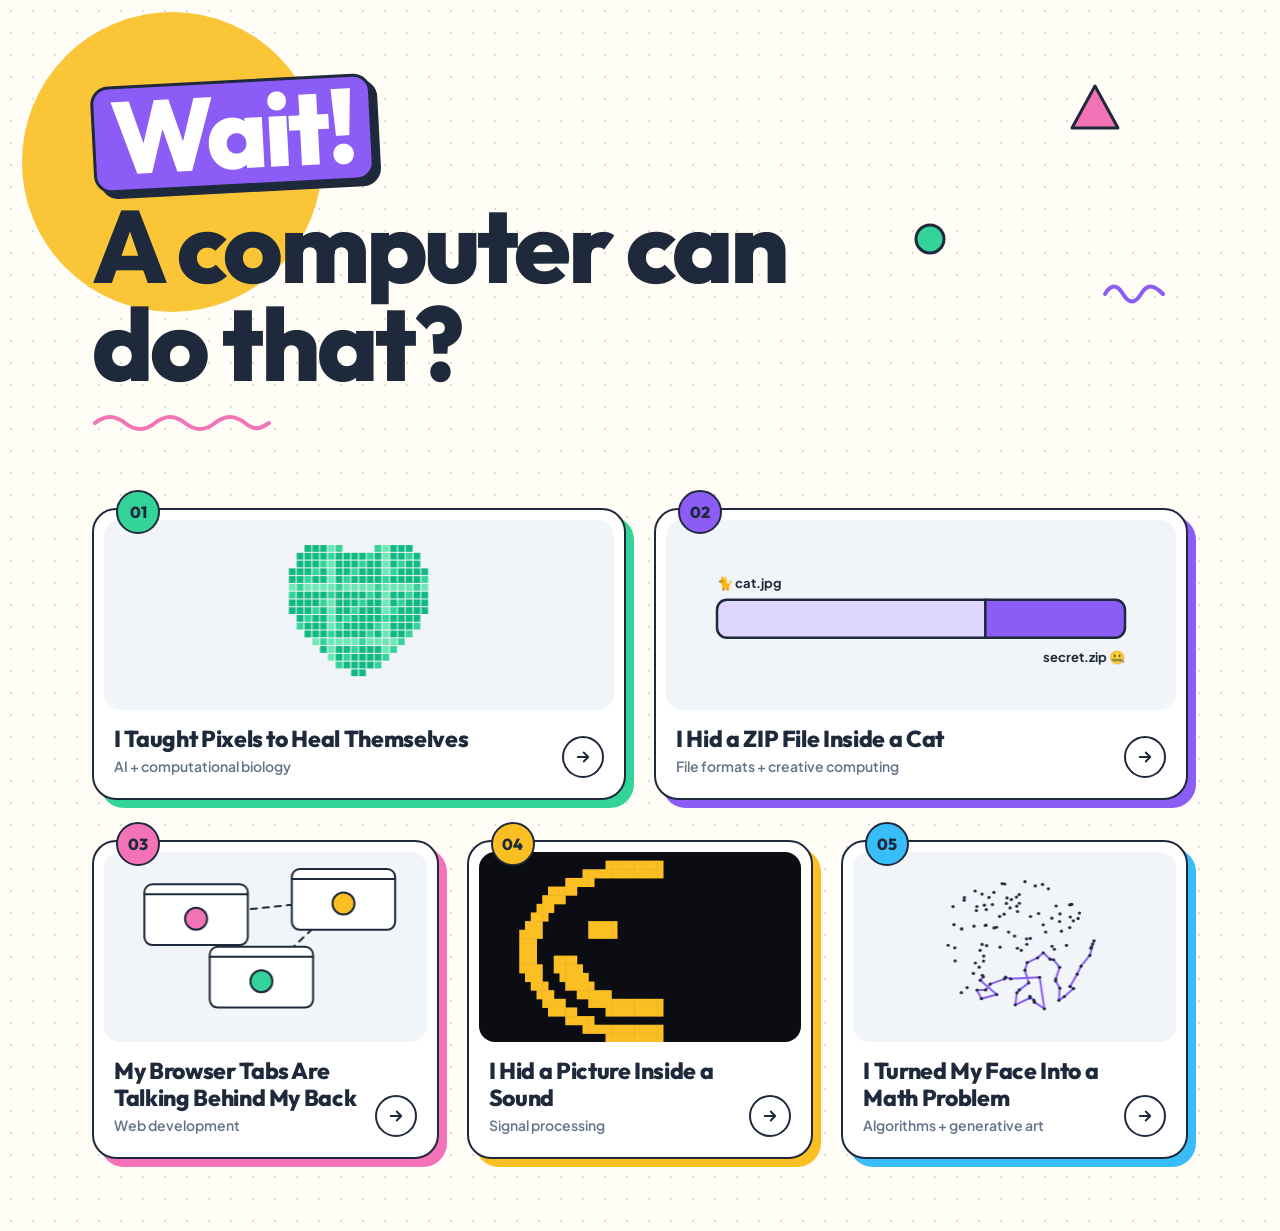
<file: index.html>
<!doctype html>
<html lang="en">
<head>
<meta charset="utf-8">
<meta name="viewport" content="width=device-width, initial-scale=1">
<title>Wait! A computer can do that?</title>
<script src="shared/guest.js?v=2"></script>
<link rel="stylesheet" href="shared/style.css?v=9">
<link rel="icon" href="data:image/svg+xml,<svg xmlns='http://www.w3.org/2000/svg' viewBox='0 0 32 32'><circle cx='16' cy='16' r='14' fill='%238B5CF6' stroke='%231E293B' stroke-width='2.5'/><text x='16' y='22' font-size='16' text-anchor='middle' fill='white' font-family='Arial' font-weight='900'>?!</text></svg>">
<style>
  body { overflow: auto; }
  .wrap { position: relative; max-width: 1152px; margin: 0 auto; padding: 72px 28px 72px; }

  /* hero */
  .hero { position: relative; padding: 8px 0 12px; }
  .sun { position: absolute; left: -70px; top: -60px; width: 300px; height: 300px; border-radius: 50%; background: var(--amber); opacity: .9; z-index: -1; }
  .confetti { position: absolute; z-index: -1; pointer-events: none; }
  h1 { font: 800 clamp(48px, 8vw, 104px)/.95 var(--display); letter-spacing: -.035em; margin: 0; max-width: 11ch; }
  h1 .wait {
    display: inline-block; background: var(--violet); color: var(--white); padding: 0 .16em .04em; border-radius: 18px;
    border: 3px solid var(--ink); box-shadow: 6px 6px 0 var(--ink); transform: rotate(-3deg); margin-bottom: 10px;
  }
  .squiggle { display: block; margin-top: 22px; width: 180px; height: 18px; }

  /* sessions */
  .grid { display: grid; grid-template-columns: repeat(6, 1fr); gap: 40px 28px; margin-top: 64px; }
  .s { grid-column: span 2; }
  .s.big { grid-column: span 3; }
  .s {
    --a: var(--violet);
    position: relative; display: flex; flex-direction: column; text-decoration: none;
    background: var(--white); border: var(--bw) solid var(--ink); border-radius: var(--r-lg);
    box-shadow: 8px 8px 0 var(--a);
    transition: transform .35s var(--bounce), box-shadow .35s var(--bounce);
  }
  .s:hover { transform: rotate(-1deg) scale(1.02); box-shadow: 10px 10px 0 var(--a); }
  .s:active { transform: scale(.99); box-shadow: 4px 4px 0 var(--a); }
  .badge {
    position: absolute; top: -20px; left: 22px; z-index: 2; width: 44px; height: 44px; border-radius: 50%;
    display: grid; place-items: center; background: var(--a); border: var(--bw) solid var(--ink);
    font: 800 16px var(--display);
  }
  .s:hover .badge { animation: wiggle .5s ease-in-out; }
  @keyframes wiggle { 25% { transform: rotate(8deg); } 75% { transform: rotate(-8deg); } }
  .art { position: relative; height: 190px; margin: 10px 10px 0; border-radius: 16px; background: var(--muted); overflow: hidden; }
  .art canvas { position: absolute; inset: 0; width: 100%; height: 100%; }
  .body { display: flex; align-items: end; gap: 12px; padding: 16px 20px 20px; }
  .body > div { flex: 1; min-width: 0; }
  .s h2 { margin: 0 0 4px; font-size: 23px; font-weight: 800; letter-spacing: -.015em; line-height: 1.15; }
  .field { color: var(--ink-3); font-size: 14px; font-weight: 600; }
  .go {
    width: 42px; height: 42px; flex: none; border-radius: 50%; display: grid; place-items: center;
    border: var(--bw) solid var(--ink); transition: background .25s, transform .35s var(--bounce);
  }
  .go svg { width: 18px; height: 18px; }
  .s:hover .go { background: var(--a); transform: translateX(3px); }

  @media (max-width: 900px) {
    .wrap { padding-top: 48px; }
    .grid { margin-top: 48px; }
    .s, .s.big { grid-column: span 6; }
    .sun { width: 200px; height: 200px; left: -60px; top: -50px; }
    .confetti { display: none; }
    .s { box-shadow: 5px 5px 0 var(--a); }
  }
</style>
</head>
<body class="dots">
<div class="wrap">
  <header class="hero">
    <div class="sun" aria-hidden="true"></div>
    <!-- a few confetti shapes, kept to the margins -->
    <svg class="confetti" style="right:6%;top:10px" width="54" height="54" viewBox="0 0 54 54" aria-hidden="true"><path d="M27 4 50 46H4z" fill="#F472B6" stroke="#1E293B" stroke-width="3" stroke-linejoin="round"/></svg>
    <svg class="confetti" style="right:22%;top:150px" width="34" height="34" viewBox="0 0 34 34" aria-hidden="true"><circle cx="17" cy="17" r="14" fill="#34D399" stroke="#1E293B" stroke-width="3"/></svg>
    <svg class="confetti" style="right:2%;top:210px" width="64" height="24" viewBox="0 0 64 24" aria-hidden="true"><path d="M3 12c6-10 12-10 18 0s12 10 18 0 12-10 22 0" fill="none" stroke="#8B5CF6" stroke-width="4" stroke-linecap="round"/></svg>

    <h1><span class="wait">Wait!</span><br>A computer can do that?</h1>
    <svg class="squiggle" viewBox="0 0 180 18" aria-hidden="true"><path d="M3 9c10-8 20-8 30 0s20 8 30 0 20-8 30 0 20 8 30 0 20-8 30 0 15 6 24 0" fill="none" stroke="#F472B6" stroke-width="4" stroke-linecap="round"/></svg>
  </header>

  <main class="grid">
    <a class="s big" href="01-healing-pixels/" style="--a:var(--mint)">
      <span class="badge">01</span>
      <div class="art"><canvas data-art="nca"></canvas></div>
      <div class="body"><div><h2>I Taught Pixels to Heal Themselves</h2><div class="field">AI + computational biology</div></div><span class="go"><svg viewBox="0 0 24 24" fill="none" stroke="currentColor" stroke-width="2.5" stroke-linecap="round" stroke-linejoin="round"><path d="M5 12h14M13 6l6 6-6 6"/></svg></span></div>
    </a>
    <a class="s big" href="02-zip-in-a-cat/" style="--a:var(--violet)">
      <span class="badge">02</span>
      <div class="art"><canvas data-art="zip"></canvas></div>
      <div class="body"><div><h2>I Hid a ZIP File Inside a Cat</h2><div class="field">File formats + creative computing</div></div><span class="go"><svg viewBox="0 0 24 24" fill="none" stroke="currentColor" stroke-width="2.5" stroke-linecap="round" stroke-linejoin="round"><path d="M5 12h14M13 6l6 6-6 6"/></svg></span></div>
    </a>
    <a class="s" href="03-talking-tabs/" style="--a:var(--pink)">
      <span class="badge">03</span>
      <div class="art"><canvas data-art="tabs"></canvas></div>
      <div class="body"><div><h2>My Browser Tabs Are Talking Behind My Back</h2><div class="field">Web development</div></div><span class="go"><svg viewBox="0 0 24 24" fill="none" stroke="currentColor" stroke-width="2.5" stroke-linecap="round" stroke-linejoin="round"><path d="M5 12h14M13 6l6 6-6 6"/></svg></span></div>
    </a>
    <a class="s" href="04-picture-in-sound/" style="--a:var(--amber)">
      <span class="badge">04</span>
      <div class="art"><canvas data-art="sound"></canvas></div>
      <div class="body"><div><h2>I Hid a Picture Inside a Sound</h2><div class="field">Signal processing</div></div><span class="go"><svg viewBox="0 0 24 24" fill="none" stroke="currentColor" stroke-width="2.5" stroke-linecap="round" stroke-linejoin="round"><path d="M5 12h14M13 6l6 6-6 6"/></svg></span></div>
    </a>
    <a class="s" href="05-face-into-math/" style="--a:#38BDF8">
      <span class="badge">05</span>
      <div class="art"><canvas data-art="tsp"></canvas></div>
      <div class="body"><div><h2>I Turned My Face Into a Math Problem</h2><div class="field">Algorithms + generative art</div></div><span class="go"><svg viewBox="0 0 24 24" fill="none" stroke="currentColor" stroke-width="2.5" stroke-linecap="round" stroke-linejoin="round"><path d="M5 12h14M13 6l6 6-6 6"/></svg></span></div>
    </a>
  </main>

</div>

<script>
// Small animated thumbnails in the same palette.
const INK = "#1E293B", V = "#8B5CF6", PK = "#F472B6", AM = "#FBBF24", MT = "#34D399";
const arts = [...document.querySelectorAll("canvas[data-art]")];
const reduce = matchMedia("(prefers-reduced-motion: reduce)").matches;
let D = 1;
function fit() { arts.forEach((cv) => { const r = cv.getBoundingClientRect(); D = Math.min(2, devicePixelRatio); cv.width = r.width * D; cv.height = r.height * D; }); }
fit(); addEventListener("resize", fit);

const rnd = (() => { let s = 7; return () => ((s = (s * 16807) % 2147483647) / 2147483647); })();
const pts = Array.from({ length: 120 }, () => { const a = rnd() * Math.PI * 2, r = Math.sqrt(rnd()); return [Math.cos(a) * r, Math.sin(a) * r * 0.85]; });
const tour = [0]; { const used = new Set([0]); while (tour.length < pts.length) { const p = pts[tour.at(-1)]; let b = -1, bd = 1e9; pts.forEach((q, i) => { if (used.has(i)) return; const d = (p[0]-q[0])**2 + (p[1]-q[1])**2; if (d < bd) { bd = d; b = i; } }); used.add(b); tour.push(b); } }
// smiley bitmap for the sound card
const smile = (u, v) => Math.abs(Math.hypot(u, v) - 0.3) < 0.045 && v > 0.04 || Math.hypot(u + 0.15, v + 0.12) < 0.06 || Math.hypot(u - 0.15, v + 0.12) < 0.06 || Math.abs(Math.hypot(u, v) - 0.44) < 0.035;

function draw(t) {
  for (const cv of arts) {
    const c = cv.getContext("2d"), W = cv.width, H = cv.height, k = cv.dataset.art;
    c.clearRect(0, 0, W, H);
    c.lineJoin = c.lineCap = "round";
    if (k === "nca") {
      const n = 22, s = Math.min(W, H) / n * 0.9, ox = W / 2 - n * s / 2, oy = H / 2 - n * s / 2;
      const ph = (t / 4500) % 1, grow = Math.min(1, ph * 2.4), hole = ph > 0.55 && ph < 0.72;
      for (let y = 0; y < n; y++) for (let x = 0; x < n; x++) {
        const u = (x - n / 2 + .5) / 8, v = -(y - n / 2 + .5) / 8 + 0.1;
        const heart = Math.pow(u * u + v * v - 1, 3) - u * u * v * v * v < 0;
        if (!heart || Math.hypot(u, v) > grow * 1.6) continue;
        if (hole && Math.hypot(u - 0.5, v - 0.15) < 0.5) continue;
        c.fillStyle = (x + y) % 5 === 0 ? MT : (x * y) % 7 === 0 ? "#6EE7B7" : "#10B981";
        c.fillRect(ox + x * s, oy + y * s, s - D, s - D);
      }
    } else if (k === "zip") {
      const bw = W * 0.8, x0 = W * 0.1, y0 = H * 0.42, bh = H * 0.2, split = 0.62 + 0.04 * Math.sin(t / 900);
      c.lineWidth = 2.5 * D; c.strokeStyle = INK;
      c.fillStyle = "#DDD6FE"; c.beginPath(); c.roundRect(x0, y0, bw * split, bh, [10 * D, 0, 0, 10 * D]); c.fill(); c.stroke();
      c.fillStyle = V; c.beginPath(); c.roundRect(x0 + bw * split, y0, bw * (1 - split), bh, [0, 10 * D, 10 * D, 0]); c.fill(); c.stroke();
      c.font = `700 ${13 * D}px "Plus Jakarta Sans", sans-serif`; c.fillStyle = INK;
      c.fillText("🐈 cat.jpg", x0, y0 - 12 * D);
      c.textAlign = "right"; c.fillText("secret.zip 🤐", x0 + bw, y0 + bh + 24 * D); c.textAlign = "left";
    } else if (k === "tabs") {
      const ws = [[0.1, 0.16, PK], [0.56, 0.1, AM], [0.32, 0.52, MT]];
      const C = ws.map(([x, y], i) => [W * (x + 0.17) + Math.sin(t / 1300 + i) * 5 * D, H * (y + 0.16) + Math.cos(t / 1600 + i) * 4 * D]);
      c.setLineDash([6 * D, 6 * D]); c.lineDashOffset = -t / 40; c.strokeStyle = INK; c.lineWidth = 2 * D;
      for (let i = 0; i < 3; i++) for (let j = i + 1; j < 3; j++) { c.beginPath(); c.moveTo(...C[i]); c.lineTo(...C[j]); c.stroke(); }
      c.setLineDash([]);
      C.forEach(([x, y], i) => {
        c.fillStyle = "#fff"; c.lineWidth = 2 * D;
        c.beginPath(); c.roundRect(x - W * 0.16, y - H * 0.16, W * 0.32, H * 0.32, 8 * D); c.fill(); c.stroke();
        c.beginPath(); c.moveTo(x - W * 0.16, y - H * 0.16 + 10 * D); c.lineTo(x + W * 0.16, y - H * 0.16 + 10 * D); c.stroke();
        c.fillStyle = ws[i][2]; c.beginPath(); c.arc(x, y + 4 * D, 11 * D, 0, 7); c.fill(); c.stroke();
      });
    } else if (k === "sound") {
      const cols = 56, rows = 22, cw = W / cols, rh = H / rows, sweep = (t / 55) % (cols + 24);
      c.fillStyle = "#0b0d12"; c.fillRect(0, 0, W, H);
      for (let x = 0; x < Math.min(cols, sweep); x++) for (let y = 0; y < rows; y++) {
        const u = (x / cols - 0.5) * 1.6 * (W / H) / 2.2, v = y / rows - 0.5;
        if (!smile(u, v)) continue;
        c.fillStyle = AM; c.fillRect(x * cw, y * rh, cw + 0.5, rh + 0.5);
      }
    } else if (k === "tsp") {
      const s = Math.min(W, H) * 0.42, p = Math.min(1, ((t / 5000) % 1.2));
      c.strokeStyle = V; c.lineWidth = 2 * D; c.beginPath();
      const m = Math.floor(tour.length * p);
      for (let i = 0; i <= m && i < tour.length; i++) { const q = pts[tour[i]]; i ? c.lineTo(W / 2 + q[0] * s, H / 2 + q[1] * s) : c.moveTo(W / 2 + q[0] * s, H / 2 + q[1] * s); }
      c.stroke();
      c.fillStyle = INK;
      pts.forEach((q) => { c.beginPath(); c.arc(W / 2 + q[0] * s, H / 2 + q[1] * s, 1.6 * D, 0, 7); c.fill(); });
    }
  }
  if (!reduce) requestAnimationFrame(draw);
}
requestAnimationFrame(draw);
</script>
</body>
</html>
</file>
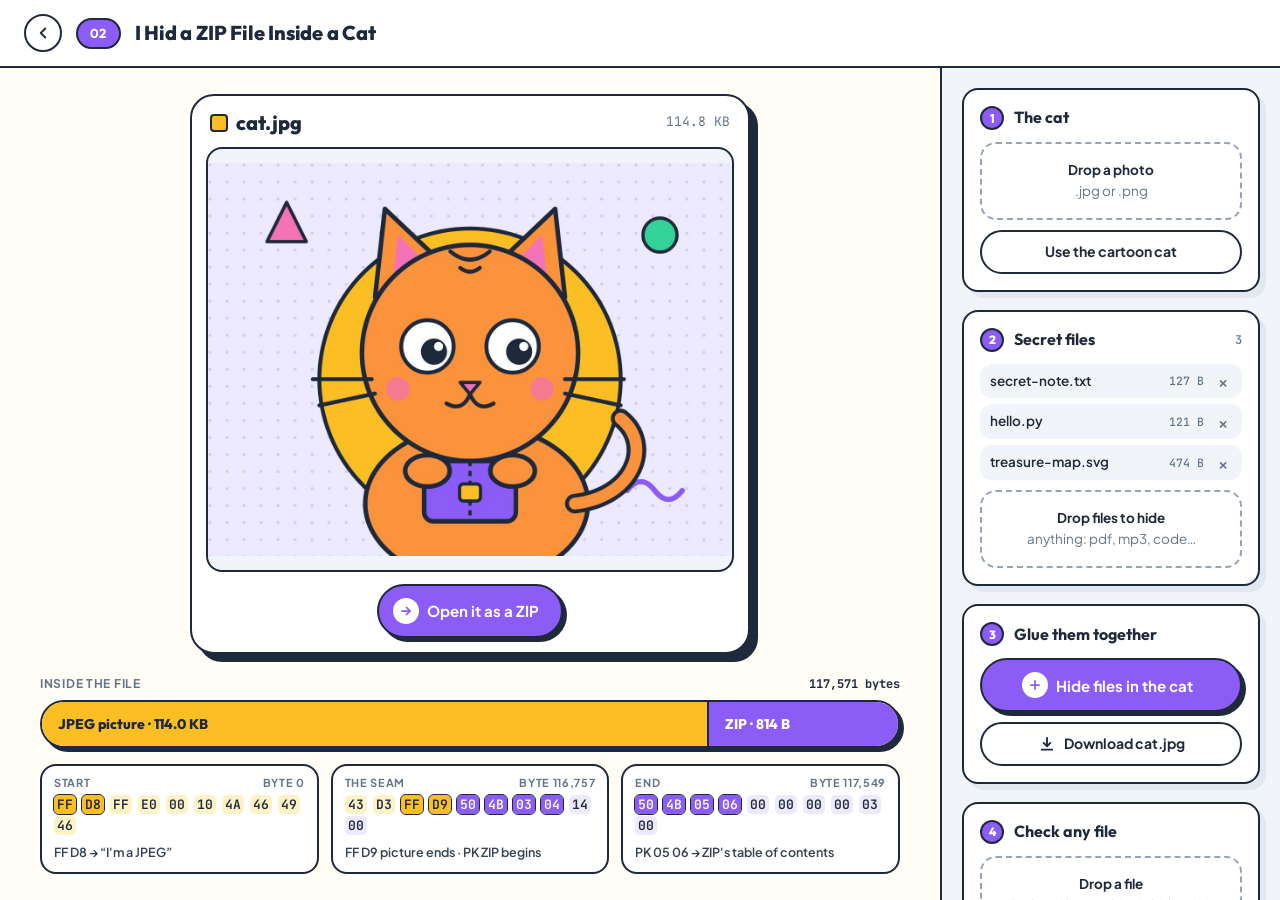
<file: 02-zip-in-a-cat/index.html>
<!doctype html>
<html lang="en">
<head>
<meta charset="utf-8">
<meta name="viewport" content="width=device-width, initial-scale=1">
<title>ZIP Inside a Cat</title>
<script src="../shared/guest.js?v=2"></script>
<link rel="stylesheet" href="../shared/style.css?v=9">
<link rel="stylesheet" href="style.css?v=7">
<link rel="icon" href="data:image/svg+xml,<svg xmlns='http://www.w3.org/2000/svg' viewBox='0 0 32 32'><circle cx='16' cy='18' r='12' fill='%238B5CF6' stroke='%231E293B' stroke-width='2.5'/><path d='M6 12 7 3l7 5M26 12l-1-9-7 5' fill='%238B5CF6' stroke='%231E293B' stroke-width='2.5' stroke-linejoin='round'/></svg>">
</head>
<body>
<div class="app">
  <header class="topbar">
    <a class="brand" href="../" aria-label="All sessions">
      <span class="home"><svg viewBox="0 0 24 24" fill="none" stroke="currentColor" stroke-width="2.5" stroke-linecap="round" stroke-linejoin="round"><path d="M15 18l-6-6 6-6"/></svg></span>
      <span class="session-no">02</span>
      <span class="title">I Hid a ZIP File Inside a Cat</span>
    </a>
    <div class="spacer"></div>
  </header>

  <div class="layout">
    <main class="stage dots" id="stage">
      <div class="duo">
        <!-- the file, seen as a picture -->
        <section class="view" id="imgView">
          <div class="view-head"><span class="fname" id="fname">cat.jpg</span><span class="fsize mono" id="fsize"></span></div>
          <div class="photo"><img id="photo" alt="The cat picture"></div>
          <button class="btn primary lg" id="openZipBtn">
            <span class="ico"><svg viewBox="0 0 24 24" fill="none" stroke="currentColor" stroke-width="3" stroke-linecap="round" stroke-linejoin="round"><path d="M5 12h14M13 6l6 6-6 6"/></svg></span>
            Open it as a ZIP
          </button>
        </section>

        <!-- the same bytes, seen as an archive -->
        <section class="view zip" id="zipView" hidden>
          <div class="view-head"><span class="fname">cat.zip</span><span class="fsize mono" id="zipCount"></span></div>
          <div class="filelist" id="filelist"></div>
          <pre class="peek" id="peek" hidden></pre>
        </section>
      </div>

      <section class="bytes">
        <div class="bytes-head"><span>Inside the file</span><span class="mono" id="byteTotal"></span></div>
        <div class="bar" id="bar">
          <div class="seg-jpg" id="segJpg"><span>JPEG picture</span></div>
          <div class="seg-zip" id="segZip"><span>ZIP</span></div>
        </div>
        <div class="hexrows" id="hexrows"></div>
      </section>
    </main>

    <aside class="side">
      <section class="card">
        <h3><span class="step">1</span>The cat</h3>
        <div class="row">
          <div class="drop grow" id="catDrop"><strong class="on-mouse">Drop a photo</strong><strong class="on-touch">Tap to pick a photo</strong><br>.jpg or .png</div>
        </div>
        <button class="btn block" id="defaultCat" style="margin-top:10px">Use the cartoon cat</button>
      </section>

      <section class="card">
        <h3><span class="step">2</span>Secret files <span class="muted" id="secretCount"></span></h3>
        <div class="secrets" id="secrets"></div>
        <div class="drop" id="secretDrop" style="margin-top:10px"><strong class="on-mouse">Drop files to hide</strong><strong class="on-touch">Tap to pick files to hide</strong><br>anything: pdf, mp3, code…</div>
      </section>

      <section class="card">
        <h3><span class="step">3</span>Glue them together</h3>
        <button class="btn primary block lg" id="glueBtn">
          <span class="ico"><svg viewBox="0 0 24 24" fill="none" stroke="currentColor" stroke-width="3" stroke-linecap="round"><path d="M12 5v14M5 12h14"/></svg></span>
          Hide files in the cat
        </button>
        <button class="btn block" id="dlBtn" style="margin-top:10px" disabled>
          <svg viewBox="0 0 24 24" fill="none" stroke="currentColor" stroke-width="2.5" stroke-linecap="round" stroke-linejoin="round"><path d="M12 4v11m0 0-4.5-4.5M12 15l4.5-4.5M5 19.5h14"/></svg>
          Download cat.jpg
        </button>
      </section>

      <section class="card">
        <h3><span class="step">4</span>Check any file</h3>
        <div class="drop" id="inspectDrop"><strong class="on-mouse">Drop a file</strong><strong class="on-touch">Tap to pick a file</strong><br>find out if something's hiding in it</div>
      </section>
    </aside>
  </div>
</div>


<script type="module" src="app.js?v=2"></script>
</body>
</html>
</file>
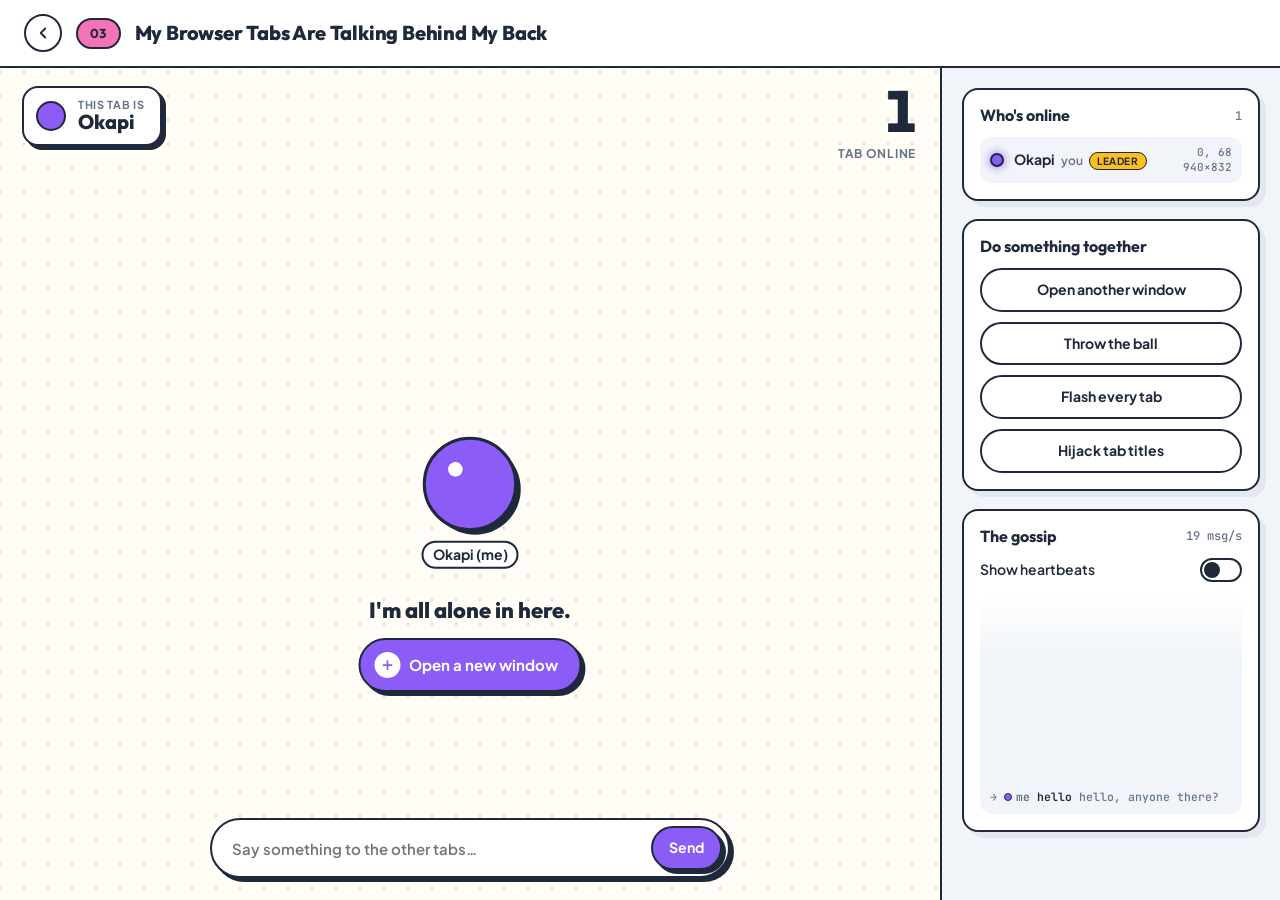
<file: 03-talking-tabs/index.html>
<!doctype html>
<html lang="en">
<head>
<meta charset="utf-8">
<meta name="viewport" content="width=device-width, initial-scale=1">
<title>Talking Tabs</title>
<script src="../shared/guest.js?v=2"></script>
<link rel="stylesheet" href="../shared/style.css?v=9">
<link rel="stylesheet" href="style.css?v=10">
<link rel="icon" id="favicon" href="data:,">
</head>
<body>
<div class="app">
  <header class="topbar">
    <a class="brand" href="../" aria-label="All sessions">
      <span class="home"><svg viewBox="0 0 24 24" fill="none" stroke="currentColor" stroke-width="2.5" stroke-linecap="round" stroke-linejoin="round"><path d="M15 18l-6-6 6-6"/></svg></span>
      <span class="session-no">03</span>
      <span class="title">My Browser Tabs Are Talking Behind My Back</span>
    </a>
    <div class="spacer"></div>
  </header>

  <div class="layout">
    <main class="stage" id="stage">
      <canvas id="cv"></canvas>
      <div class="me-badge" id="meBadge"><span class="sw"></span><span><small>this tab is</small><b id="meName">…</b></span></div>
      <div class="count" id="count"><b>1</b><span>tab online</span></div>
      <div class="empty-hint" id="emptyHint">
        <div class="eh-title">I'm all alone in here.</div>
        <button class="btn primary lg" id="spawnHero"><span class="ico"><svg viewBox="0 0 24 24" fill="none" stroke="currentColor" stroke-width="3" stroke-linecap="round"><path d="M12 5v14M5 12h14"/></svg></span><span class="on-mouse">Open a new window</span><span class="on-touch">Open a new tab</span></button>
      </div>
      <form class="chatbar" id="chatForm" autocomplete="off">
        <input type="text" id="chatIn" placeholder="Say something to the other tabs…" maxlength="80">
        <button class="btn primary" type="submit">Send</button>
      </form>
    </main>

    <aside class="side">
      <section class="card">
        <h3>Who's online <span class="muted" id="rosterCount"></span></h3>
        <div class="roster" id="roster"></div>
      </section>

      <section class="card">
        <h3>Do something together</h3>
        <div class="stack">
          <button class="btn block" id="spawnBtn"><span class="on-mouse">Open another window</span><span class="on-touch">Open another tab</span></button>
          <button class="btn block" id="ballBtn">Throw the ball</button>
          <button class="btn block" id="flashBtn">Flash every tab</button>
          <button class="btn block" id="titleBtn">Hijack tab titles</button>
        </div>
      </section>

      <section class="card">
        <h3>The gossip <span class="muted" id="rate">0 msg/s</span></h3>
        <label class="toggle">Show heartbeats <input type="checkbox" id="showHb"></label>
        <div class="log" id="log"></div>
      </section>
    </aside>
  </div>
</div>


<script type="module" src="app.js?v=6"></script>
</body>
</html>
</file>
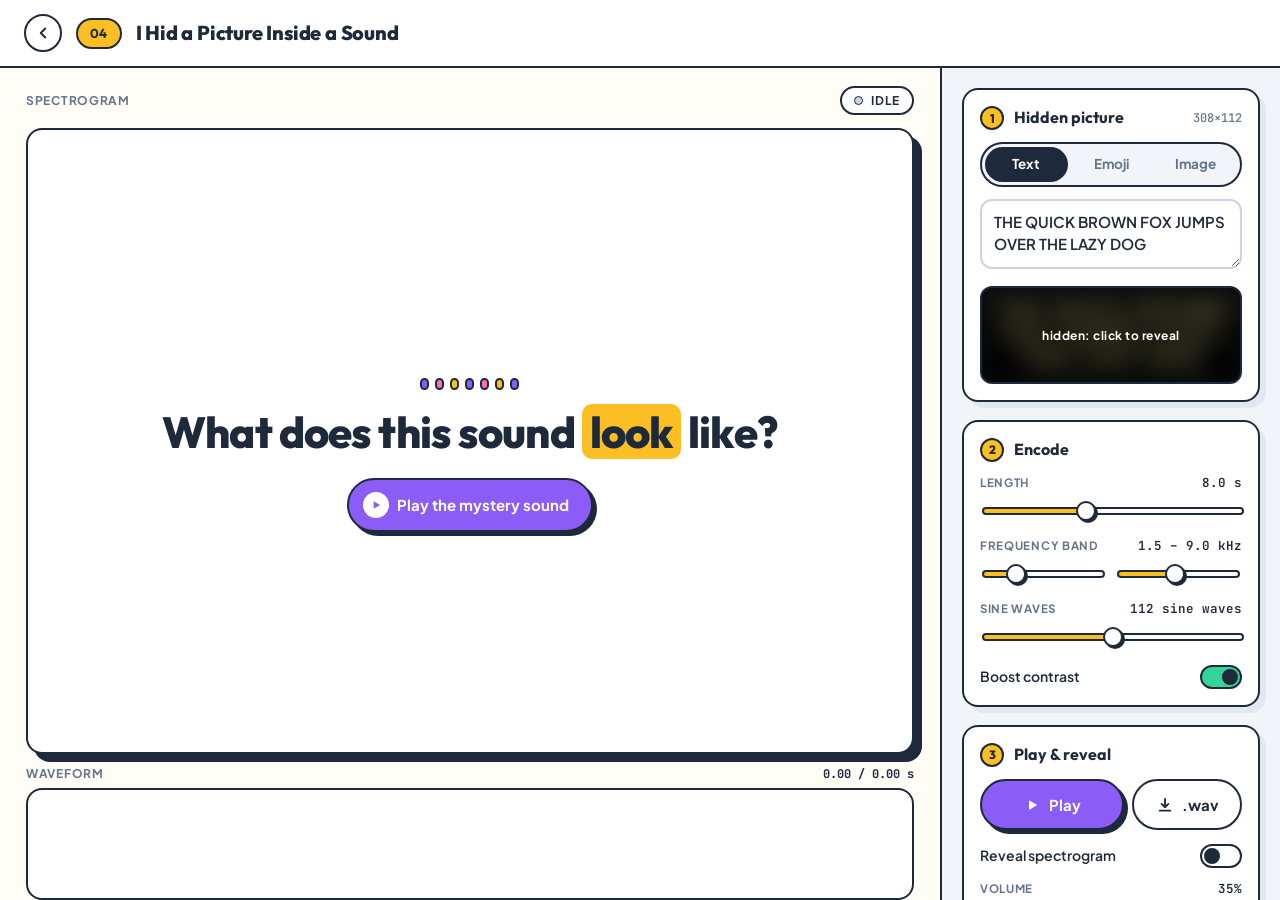
<file: 04-picture-in-sound/index.html>
<!doctype html>
<html lang="en">
<head>
<meta charset="utf-8">
<meta name="viewport" content="width=device-width, initial-scale=1">
<title>Picture Inside a Sound</title>
<script src="../shared/guest.js?v=2"></script>
<link rel="stylesheet" href="../shared/style.css?v=9">
<link rel="stylesheet" href="style.css?v=7">
<link rel="icon" href="data:image/svg+xml,<svg xmlns='http://www.w3.org/2000/svg' viewBox='0 0 32 32'><circle cx='16' cy='16' r='14' fill='%23FBBF24' stroke='%231E293B' stroke-width='2.5'/><path d='M7 16h3l2-5 3 10 3-12 2 7h5' fill='none' stroke='%231E293B' stroke-width='2.5' stroke-linecap='round' stroke-linejoin='round'/></svg>">
</head>
<body>
<div class="app">
  <header class="topbar">
    <a class="brand" href="../" aria-label="All sessions">
      <span class="home"><svg viewBox="0 0 24 24" fill="none" stroke="currentColor" stroke-width="2.5" stroke-linecap="round" stroke-linejoin="round"><path d="M15 18l-6-6 6-6"/></svg></span>
      <span class="session-no">04</span>
      <span class="title">I Hid a Picture Inside a Sound</span>
    </a>
    <div class="spacer"></div>
  </header>

  <div class="layout">
    <main class="stage dots" id="stage">
      <div class="screen-head">
        <span class="stage-label" id="stageLabel">Spectrogram</span>
        <div class="live-pill" id="livePill"><span class="dot"></span><span id="liveText">idle</span></div>
      </div>

      <div class="spec-wrap" id="specWrap">
        <canvas id="spec"></canvas>
        <canvas id="axes"></canvas>
        <div class="veil" id="veil">
          <div class="veil-inner">
            <div class="veil-eq" aria-hidden="true"><i></i><i></i><i></i><i></i><i></i><i></i><i></i></div>
            <div class="veil-title">What does this sound <em>look</em> like?</div>
            <button class="btn primary lg" id="heroPlay">
              <span class="ico"><svg viewBox="0 0 24 24"><path d="M8 5.5v13l11-6.5z" fill="currentColor"/></svg></span>
              Play the mystery sound
            </button>
          </div>
        </div>
      </div>

      <div class="wave-wrap">
        <div class="wave-head">
          <span>Waveform</span>
          <span class="mono" id="timeReadout">0.00 / 0.00 s</span>
        </div>
        <canvas id="wave"></canvas>
      </div>
    </main>

    <aside class="side">
      <section class="card">
        <h3><span class="step">1</span>Hidden picture <span class="muted" id="srcDims"></span></h3>
        <div class="seg" id="srcSeg">
          <button data-v="text" class="on">Text</button>
          <button data-v="emoji">Emoji</button>
          <button data-v="image">Image</button>
        </div>
        <div class="src-pane" data-pane="text">
          <textarea id="msg" spellcheck="false">THE QUICK BROWN FOX JUMPS OVER THE LAZY DOG</textarea>
        </div>
        <div class="src-pane" data-pane="emoji" hidden>
          <div class="emoji-grid" id="emojiGrid"></div>
        </div>
        <div class="src-pane" data-pane="image" hidden>
          <div class="drop" id="imgDrop"><strong class="on-mouse">Drop a picture</strong><strong class="on-touch">Tap to pick a picture</strong><br><span class="on-mouse">or click to choose</span><span class="on-touch">from your photos</span></div>
        </div>
        <div class="preview spoiler" id="previewWrap">
          <canvas id="preview"></canvas>
          <span class="spoiler-tag"><span class="on-mouse">hidden: click to reveal</span><span class="on-touch">hidden: tap to reveal</span></span>
        </div>
      </section>

      <section class="card">
        <h3><span class="step">2</span>Encode</h3>
        <div class="field">
          <div class="label">Length <output id="durOut"></output></div>
          <input type="range" id="dur" min="3" max="16" step="0.5" value="8">
        </div>
        <div class="field">
          <div class="label">Frequency band <output id="bandOut"></output></div>
          <div class="row">
            <input type="range" id="fLo" min="200" max="6000" step="100" value="1500">
            <input type="range" id="fHi" min="3000" max="16000" step="100" value="9000">
          </div>
        </div>
        <div class="field">
          <div class="label">Sine waves <output id="rowsOut"></output></div>
          <input type="range" id="rows" min="32" max="192" step="8" value="112">
        </div>
        <label class="toggle" style="margin-top:14px">Boost contrast <input type="checkbox" id="gamma" checked></label>
      </section>

      <section class="card">
        <h3><span class="step">3</span>Play &amp; reveal</h3>
        <div class="row">
          <button class="btn primary grow lg" id="playBtn">
            <svg viewBox="0 0 24 24"><path d="M8 5.5v13l11-6.5z" fill="currentColor"/></svg><span>Play</span>
          </button>
          <button class="btn lg" id="dlBtn" title="Download .wav">
            <svg viewBox="0 0 24 24" fill="none" stroke="currentColor" stroke-width="2.5" stroke-linecap="round" stroke-linejoin="round"><path d="M12 4v11m0 0-4.5-4.5M12 15l4.5-4.5M5 19.5h14"/></svg>.wav
          </button>
        </div>
        <label class="toggle" style="margin-top:14px">Reveal spectrogram <input type="checkbox" id="reveal"></label>
        <div class="field" style="margin-top:12px">
          <div class="label">Volume <output id="volOut"></output></div>
          <input type="range" id="vol" min="0" max="1" step="0.01" value="0.35">
        </div>
        <div class="field">
          <div class="label">Contrast floor <output id="floorOut"></output></div>
          <input type="range" id="floor" min="-130" max="-50" step="1" value="-92">
        </div>
        <div class="row" style="margin-top:14px">
          <button class="btn grow" id="instantBtn">Instant reveal</button>
          <button class="btn" id="clearBtn">Clear</button>
        </div>
      </section>

      <section class="card">
        <h3><span class="step">4</span>Decode any sound</h3>
        <button class="btn block" id="micBtn">
          <svg viewBox="0 0 24 24" fill="none" stroke="currentColor" stroke-width="2.5" stroke-linecap="round"><rect x="9" y="3" width="6" height="11" rx="3"/><path d="M5.5 11a6.5 6.5 0 0 0 13 0M12 17.5V21"/></svg>
          <span>Listen via mic</span>
        </button>
        <div class="drop" id="audioDrop" style="margin-top:10px"><strong class="on-mouse">Drop an audio file</strong><strong class="on-touch">Tap to pick an audio file</strong><br>.wav · .mp3 · .ogg</div>
      </section>
    </aside>
  </div>
</div>


<script type="module" src="app.js?v=5"></script>
</body>
</html>
</file>
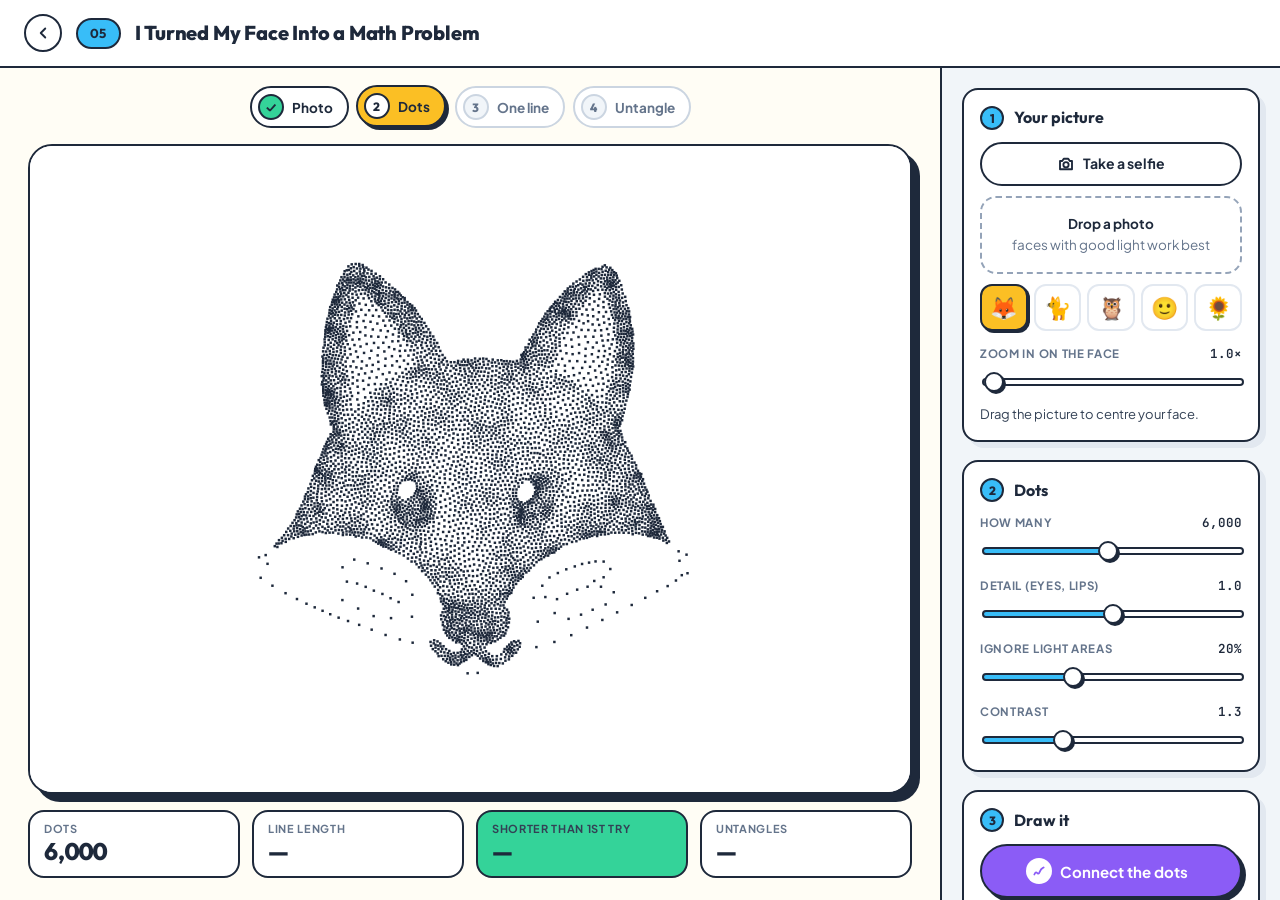
<file: 05-face-into-math/index.html>
<!doctype html>
<html lang="en">
<head>
<meta charset="utf-8">
<meta name="viewport" content="width=device-width, initial-scale=1">
<title>Face Into a Math Problem</title>
<script src="../shared/guest.js?v=2"></script>
<link rel="stylesheet" href="../shared/style.css?v=9">
<link rel="stylesheet" href="style.css?v=4">
<link rel="icon" href="data:image/svg+xml,<svg xmlns='http://www.w3.org/2000/svg' viewBox='0 0 32 32'><circle cx='16' cy='16' r='14' fill='%23fff' stroke='%231E293B' stroke-width='2.5'/><path d='M8 20 12 9l5 9 3-6 4 10' fill='none' stroke='%238B5CF6' stroke-width='2.5' stroke-linecap='round' stroke-linejoin='round'/></svg>">
</head>
<body>
<div class="app">
  <header class="topbar">
    <a class="brand" href="../" aria-label="All sessions">
      <span class="home"><svg viewBox="0 0 24 24" fill="none" stroke="currentColor" stroke-width="2.5" stroke-linecap="round" stroke-linejoin="round"><path d="M15 18l-6-6 6-6"/></svg></span>
      <span class="session-no">05</span>
      <span class="title">I Turned My Face Into a Math Problem</span>
    </a>
    <div class="spacer"></div>
  </header>

  <div class="layout">
    <main class="stage dots" id="stage">
      <ol class="phases" id="phases">
        <li data-p="photo">Photo</li>
        <li data-p="dots">Dots</li>
        <li data-p="path">One line</li>
        <li data-p="opt">Untangle</li>
      </ol>

      <div class="paper" id="paper">
        <canvas id="cv"></canvas>
        <video id="video" playsinline muted hidden></video>
        <div class="cam-ui" id="camUi" hidden>
          <div class="count" id="count"></div>
          <button class="btn primary lg" id="snapBtn">
            <span class="ico"><svg viewBox="0 0 24 24" fill="none" stroke="currentColor" stroke-width="3"><circle cx="12" cy="12" r="6"/></svg></span>Snap
          </button>
        </div>
      </div>

      <!-- phones: everything you need, right under the picture -->
      <div class="quick" id="quick">
        <button class="btn" id="qSelfie">
          <svg viewBox="0 0 24 24" fill="none" stroke="currentColor" stroke-width="2.5" stroke-linecap="round" stroke-linejoin="round"><path d="M4 8h3l2-3h6l2 3h3v11H4z"/><circle cx="12" cy="13" r="3.5"/></svg>
          <span>Selfie</span>
        </button>
        <button class="btn" id="qPhoto">
          <svg viewBox="0 0 24 24" fill="none" stroke="currentColor" stroke-width="2.5" stroke-linecap="round" stroke-linejoin="round"><rect x="3" y="5" width="18" height="14" rx="2"/><circle cx="9" cy="10" r="1.8"/><path d="M21 16l-5-5-9 8"/></svg>
          <span>Photo</span>
        </button>
        <button class="btn primary grow" id="qGo"><span id="qGoText">Connect dots</span></button>
      </div>

      <div class="statbar">
        <div class="st"><span class="k">Dots</span><span class="v" id="sDots">—</span></div>
        <div class="st"><span class="k">Line length</span><span class="v" id="sLen">—</span></div>
        <div class="st hot"><span class="k">Shorter than 1st try</span><span class="v" id="sGain">—</span></div>
        <div class="st"><span class="k">Untangles</span><span class="v" id="sSwaps">—</span></div>
      </div>
    </main>

    <aside class="side">
      <section class="card">
        <h3><span class="step">1</span>Your picture</h3>
        <button class="btn block" id="camBtn">
          <svg viewBox="0 0 24 24" fill="none" stroke="currentColor" stroke-width="2.5" stroke-linecap="round" stroke-linejoin="round"><path d="M4 8h3l2-3h6l2 3h3v11H4z"/><circle cx="12" cy="13" r="3.5"/></svg>
          <span>Take a selfie</span>
        </button>
        <div class="drop" id="imgDrop" style="margin-top:10px"><strong class="on-mouse">Drop a photo</strong><strong class="on-touch">Tap to pick a photo</strong><br>faces with good light work best</div>
        <div class="samples" id="samples"></div>
        <div class="field" style="margin-top:14px">
          <div class="label">Zoom in on the face <output id="zOut"></output></div>
          <input type="range" id="zoom" min="1" max="4" step="0.1" value="1">
        </div>
        <p class="hint" style="margin:8px 0 0"><span class="on-mouse">Drag the picture to centre your face.</span><span class="on-touch">Slide the picture sideways to centre your face.</span></p>
      </section>

      <section class="card">
        <h3><span class="step">2</span>Dots</h3>
        <div class="field">
          <div class="label">How many <output id="nOut"></output></div>
          <input type="range" id="nDots" min="500" max="12000" step="250" value="6000">
        </div>
        <div class="field">
          <div class="label">Detail (eyes, lips) <output id="dOut"></output></div>
          <input type="range" id="detail" min="0" max="2" step="0.1" value="1">
        </div>
        <div class="field">
          <div class="label">Ignore light areas <output id="cOut"></output></div>
          <input type="range" id="cut" min="0" max="0.6" step="0.02" value="0.2">
        </div>
        <div class="field">
          <div class="label">Contrast <output id="gOut"></output></div>
          <input type="range" id="gamma" min="0.6" max="3" step="0.1" value="1.3">
        </div>
      </section>

      <section class="card">
        <h3><span class="step">3</span>Draw it</h3>
        <button class="btn primary block lg" id="solveBtn">
          <span class="ico"><svg viewBox="0 0 24 24" fill="none" stroke="currentColor" stroke-width="3" stroke-linecap="round" stroke-linejoin="round"><path d="M4 18c4-10 6 4 9-4s4-6 7-8"/></svg></span>
          Connect the dots
        </button>
        <label class="toggle" style="margin-top:14px">Show photo <input type="checkbox" id="showPhoto"></label>
        <label class="toggle">Show dots <input type="checkbox" id="showDots" checked></label>
        <div class="row" style="margin-top:14px">
          <button class="btn grow" id="pngBtn">Save PNG</button>
          <button class="btn grow" id="svgBtn">Save SVG</button>
        </div>
      </section>
    </aside>
  </div>
</div>


<script type="module" src="app.js?v=4"></script>
</body>
</html>
</file>
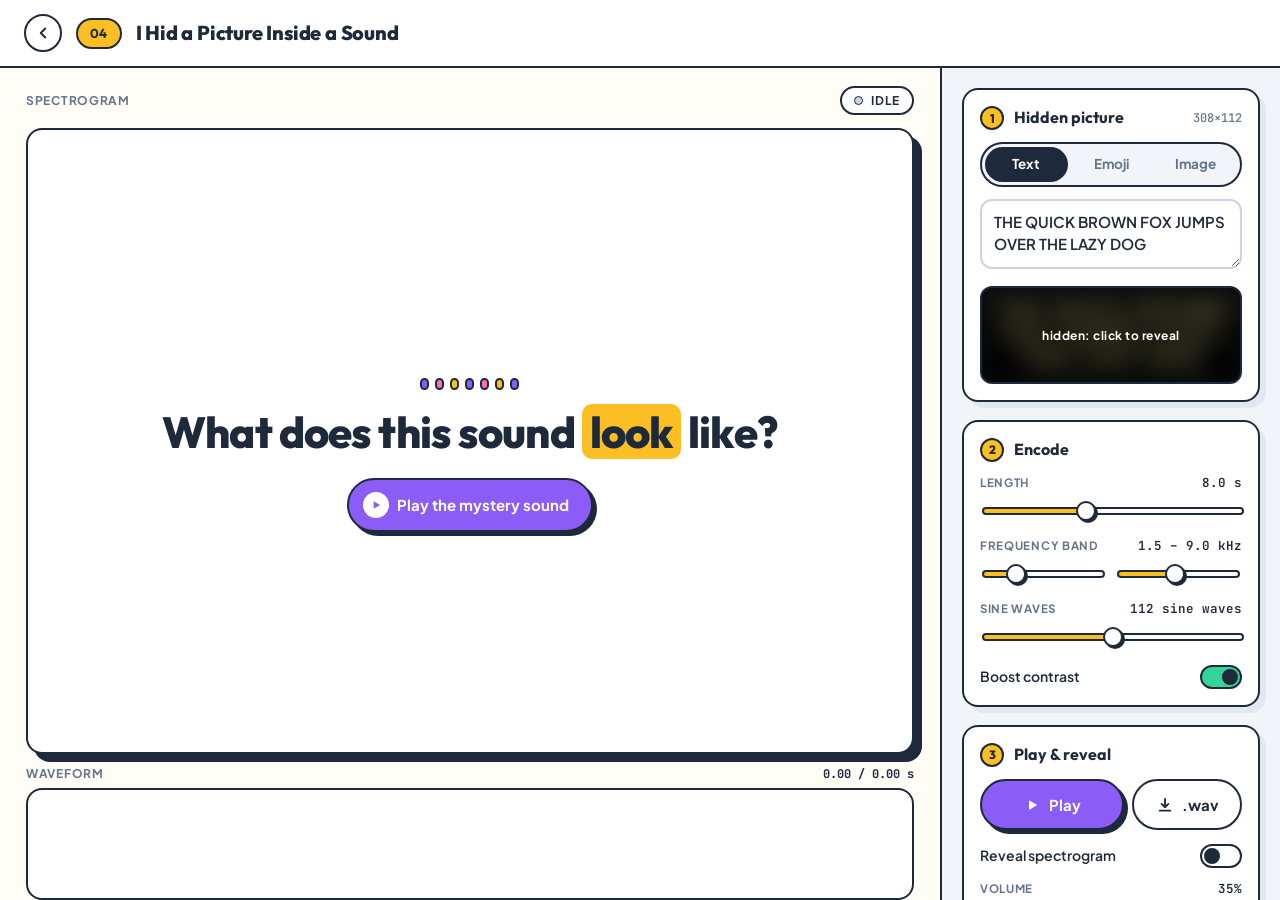
<file: listen/index.html>
<!doctype html>
<html lang="en">
<head>
<meta charset="utf-8">
<meta name="viewport" content="width=device-width, initial-scale=1">
<title>I Hid a Picture Inside a Sound</title>
<script>location.replace("../04-picture-in-sound/?guest=04");</script>
</head>
<body><a href="../04-picture-in-sound/?guest=04">Open the demo</a></body>
</html>
</file>
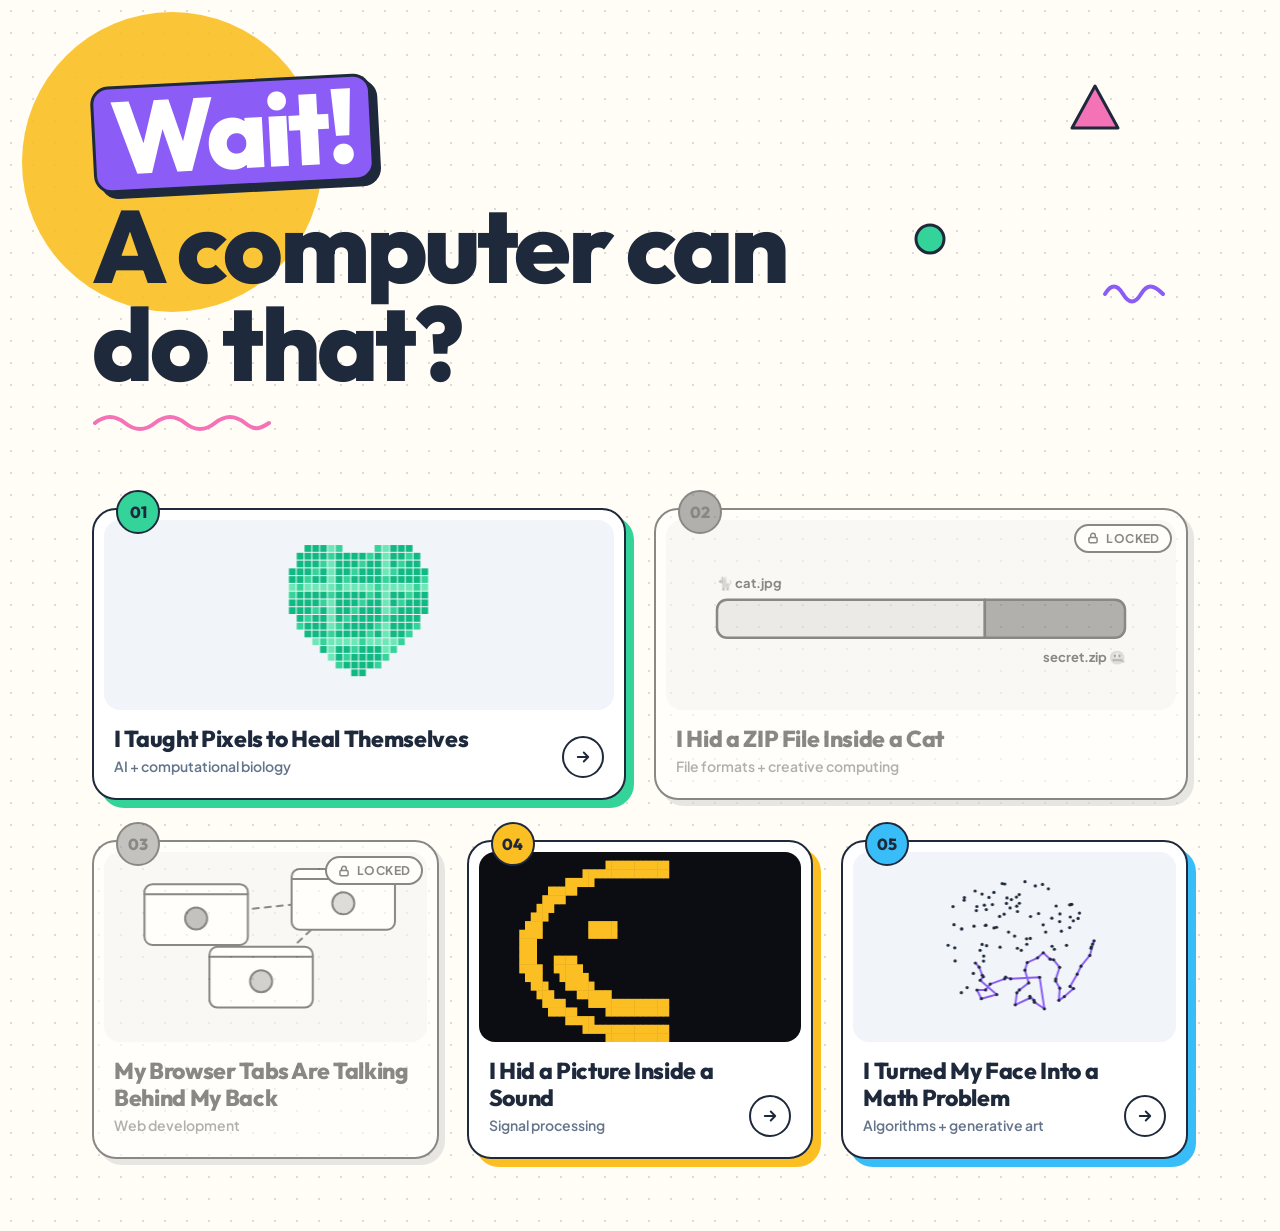
<file: try/index.html>
<!doctype html>
<html lang="en">
<head>
<meta charset="utf-8">
<meta name="viewport" content="width=device-width, initial-scale=1">
<title>Wait! A computer can do that?</title>
<script>location.replace("../?guest=01,04,05");</script>
</head>
<body><a href="../?guest=01,04,05">Open the demos</a></body>
</html>
</file>
<file: shared/style.css>
/* ─────────────────────────────────────────────────────────────
   Wait! A computer can do that? — shared design system
   "Playful Geometric": stable grid, a little wild decoration.
   Chunky outlines + hard shadows on interactive things only.
   ───────────────────────────────────────────────────────────── */
@import url("https://fonts.googleapis.com/css2?family=Outfit:wght@600;700;800&family=Plus+Jakarta+Sans:wght@400;500;600;700&family=JetBrains+Mono:wght@500;600&display=swap");

:root {
  /* palette */
  --cream: #FFFDF5;
  --ink: #1E293B;
  --ink-2: #334155;
  --ink-3: #64748B;
  --ink-4: #94A3B8;
  --muted: #F1F5F9;
  --line: #E2E8F0;
  --line-2: #CBD5E1;
  --white: #FFFFFF;
  --violet: #8B5CF6;
  --pink: #F472B6;
  --amber: #FBBF24;
  --mint: #34D399;

  /* semantic */
  --bg: var(--cream);
  --panel: var(--white);
  --accent: var(--violet);        /* primary actions everywhere */
  --session: var(--violet);       /* each demo overrides this one colour */
  --accent-soft: color-mix(in oklab, var(--session) 14%, white);

  --r-sm: 8px; --r-md: 16px; --r-lg: 24px; --r-full: 9999px;
  --bw: 2px;
  --pop: 4px 4px 0 var(--ink);
  --pop-hover: 6px 6px 0 var(--ink);
  --pop-active: 2px 2px 0 var(--ink);
  --soft-pop: 6px 6px 0 var(--line);
  --bounce: cubic-bezier(.34, 1.56, .64, 1);

  --display: "Outfit", system-ui, sans-serif;
  --sans: "Plus Jakarta Sans", system-ui, sans-serif;
  --mono: "JetBrains Mono", Consolas, ui-monospace, monospace;
  color-scheme: light;
}

* { box-sizing: border-box; }
html, body { margin: 0; height: 100%; }
body {
  background: var(--bg);
  color: var(--ink);
  font: 400 15px/1.55 var(--sans);
  -webkit-font-smoothing: antialiased;
  overflow: hidden;
}
::selection { background: var(--amber); color: var(--ink); }
a { color: inherit; }
button, input, select, textarea { font: inherit; color: inherit; }
canvas { display: block; }
h1, h2, h3, h4 { font-family: var(--display); }

/* Dot-grid paper texture */
.dots {
  background-image: radial-gradient(color-mix(in oklab, var(--ink) 16%, transparent) 1.2px, transparent 1.3px);
  background-size: 22px 22px;
}

/* ── App shell ─────────────────────────────────────────────── */
.app { display: grid; grid-template-rows: auto 1fr; height: 100vh; }
.topbar {
  display: flex; align-items: center; gap: 14px;
  padding: 14px 24px;
  border-bottom: var(--bw) solid var(--ink);
  background: var(--white);
  min-width: 0;
}
.brand { display: flex; align-items: center; gap: 14px; min-width: 0; text-decoration: none; }
.home {
  width: 38px; height: 38px; flex: none; border-radius: 50%; display: grid; place-items: center;
  border: var(--bw) solid var(--ink); background: var(--white); transition: background .2s, transform .3s var(--bounce);
}
.brand:hover .home { background: var(--amber); transform: rotate(-12deg); }
.home svg { width: 18px; height: 18px; }
.session-no {
  font: 700 13px/1 var(--display); letter-spacing: .02em;
  color: var(--ink); background: var(--session); padding: 7px 12px; border-radius: var(--r-full);
  border: var(--bw) solid var(--ink); white-space: nowrap;
}
.title {
  font: 800 20px/1.1 var(--display); letter-spacing: -.01em;
  white-space: nowrap; overflow: hidden; text-overflow: ellipsis;
}
.spacer { flex: 1; }
.top-actions { display: flex; gap: 8px; align-items: center; }

.layout { display: grid; grid-template-columns: 1fr 340px; min-height: 0; }
.stage { position: relative; min-width: 0; min-height: 0; overflow: hidden; background: var(--bg); }
.side {
  border-left: var(--bw) solid var(--ink);
  background: var(--muted);
  overflow-y: auto;
  padding: 20px 20px 32px;
  display: flex; flex-direction: column; gap: 18px;
}
.side::-webkit-scrollbar { width: 10px; }
.side::-webkit-scrollbar-thumb { background: var(--line-2); border-radius: 10px; border: 3px solid var(--muted); }

/* ── Cards & controls ──────────────────────────────────────── */
.card {
  background: var(--panel);
  border: var(--bw) solid var(--ink);
  border-radius: var(--r-md);
  padding: 16px;
  box-shadow: var(--soft-pop);
}
.card h3 {
  margin: 0 0 12px; font: 700 16px/1.2 var(--display);
  display: flex; align-items: center; gap: 10px;
}
.card h3 .muted { margin-left: auto; font: 500 12px var(--mono); }
.step {
  width: 24px; height: 24px; border-radius: 50%; flex: none; display: grid; place-items: center;
  font: 800 12px var(--display); background: var(--session); border: var(--bw) solid var(--ink);
}
.card p { margin: 0 0 10px; color: var(--ink-2); }
.card p:last-child { margin-bottom: 0; }
.row { display: flex; gap: 8px; align-items: center; }
.row + .row { margin-top: 8px; }
.grow { flex: 1; }
.stack { display: flex; flex-direction: column; gap: 10px; }

.btn {
  appearance: none; border: var(--bw) solid var(--ink); background: var(--white);
  color: var(--ink); border-radius: var(--r-full); padding: 9px 16px; min-height: 42px;
  font-weight: 700; font-size: 14px; cursor: pointer; white-space: nowrap;
  display: inline-flex; align-items: center; justify-content: center; gap: 8px;
  transition: background .2s, transform .25s var(--bounce), box-shadow .25s var(--bounce);
}
.btn:hover { background: var(--amber); }
.btn:active { transform: translate(1px, 1px); }
.btn.primary { background: var(--accent); color: var(--white); box-shadow: var(--pop); }
.btn.primary:hover { transform: translate(-2px, -2px); box-shadow: var(--pop-hover); }
.btn.primary:active { transform: translate(2px, 2px); box-shadow: var(--pop-active); }
.btn.ghost { border-color: transparent; background: transparent; }
.btn.ghost:hover { background: var(--muted); border-color: var(--ink); }
.btn.block { width: 100%; }
.btn.lg { min-height: 50px; padding: 12px 22px; font-size: 15px; }
.btn[disabled] { opacity: .45; pointer-events: none; }
.btn svg { width: 18px; height: 18px; flex: none; }
.btn .ico {
  width: 26px; height: 26px; border-radius: 50%; background: var(--white); color: var(--accent);
  display: grid; place-items: center; margin-left: -8px;
}
.btn .ico svg { width: 14px; height: 14px; }
.btn:focus-visible, .seg button:focus-visible, input:focus-visible, textarea:focus-visible, a:focus-visible {
  outline: 3px solid var(--accent); outline-offset: 3px;
}

.seg {
  display: flex; background: var(--muted); border: var(--bw) solid var(--ink);
  border-radius: var(--r-full); padding: 3px; gap: 2px;
}
.seg button {
  flex: 1; appearance: none; border: 0; background: transparent; color: var(--ink-3);
  padding: 7px 10px; border-radius: var(--r-full); cursor: pointer; font-size: 13.5px; font-weight: 700;
  white-space: nowrap; transition: background .2s, color .2s;
}
.seg button:hover { color: var(--ink); }
.seg button.on { background: var(--ink); color: var(--white); }

.field { display: flex; flex-direction: column; gap: 6px; }
.field + .field { margin-top: 12px; }
.label {
  display: flex; justify-content: space-between; align-items: baseline;
  font: 700 11.5px var(--sans); letter-spacing: .06em; text-transform: uppercase; color: var(--ink-3);
}
.label output, .label .val { font: 600 12.5px var(--mono); color: var(--ink); text-transform: none; letter-spacing: 0; }

input[type="range"] { -webkit-appearance: none; appearance: none; width: 100%; height: 24px; background: transparent; cursor: pointer; }
input[type="range"]::-webkit-slider-runnable-track {
  height: 8px; border-radius: 8px; border: var(--bw) solid var(--ink);
  background: linear-gradient(to right, var(--session) var(--p, 50%), var(--white) var(--p, 50%));
}
input[type="range"]::-webkit-slider-thumb {
  -webkit-appearance: none; width: 20px; height: 20px; border-radius: 50%; margin-top: -8px;
  background: var(--white); border: var(--bw) solid var(--ink); box-shadow: 2px 2px 0 var(--ink);
  transition: transform .2s var(--bounce);
}
input[type="range"]:active::-webkit-slider-thumb { transform: scale(1.15); }
input[type="range"]::-moz-range-track { height: 6px; border-radius: 6px; background: var(--white); border: var(--bw) solid var(--ink); }
input[type="range"]::-moz-range-progress { height: 6px; border-radius: 6px; background: var(--session); }
input[type="range"]::-moz-range-thumb { width: 16px; height: 16px; border-radius: 50%; background: var(--white); border: var(--bw) solid var(--ink); }

input[type="text"], textarea {
  width: 100%; background: var(--white); border: var(--bw) solid var(--line-2); border-radius: 12px;
  padding: 10px 12px; color: var(--ink); resize: vertical; transition: border-color .2s, box-shadow .2s;
}
input[type="text"]:focus, textarea:focus { border-color: var(--accent); box-shadow: 4px 4px 0 var(--accent); outline: none; }
textarea { min-height: 70px; line-height: 1.45; font-weight: 600; }

.toggle { display: flex; align-items: center; justify-content: space-between; gap: 10px; cursor: pointer; font-weight: 600; font-size: 14px; }
.toggle input { appearance: none; width: 42px; height: 24px; border-radius: 24px; background: var(--white); border: var(--bw) solid var(--ink); position: relative; cursor: pointer; transition: background .2s; flex: none; margin: 0; }
.toggle input::after { content: ""; position: absolute; top: 2px; left: 2px; width: 16px; height: 16px; border-radius: 50%; background: var(--ink); transition: transform .3s var(--bounce); }
.toggle input:checked { background: var(--mint); }
.toggle input:checked::after { transform: translateX(18px); }
.toggle + .toggle { margin-top: 10px; }

.stats { display: grid; grid-template-columns: 1fr 1fr; gap: 8px; }
.stat { background: var(--muted); border-radius: 12px; padding: 10px 12px; min-width: 0; }
.stat .k { font: 700 10.5px var(--sans); letter-spacing: .08em; text-transform: uppercase; color: var(--ink-3); }
.stat .v { font: 800 20px/1.2 var(--display); margin-top: 4px; font-variant-numeric: tabular-nums; white-space: nowrap; overflow: hidden; text-overflow: ellipsis; }
.stat .v small { font-size: 12px; color: var(--ink-3); font-weight: 600; margin-left: 2px; }
.stat.wide { grid-column: span 2; }

kbd {
  font: 600 11px/1 var(--mono); padding: 3px 6px; border-radius: 6px;
  background: var(--white); border: var(--bw) solid var(--ink); box-shadow: 1px 1px 0 var(--ink); color: var(--ink);
}
.muted { color: var(--ink-3); }
.mono { font-family: var(--mono); }
.hint { font-size: 13px; color: var(--ink-3); }

.drop {
  border: var(--bw) dashed var(--ink-4); border-radius: var(--r-md); padding: 16px;
  text-align: center; color: var(--ink-3); font-size: 13.5px; cursor: pointer;
  transition: border-color .2s, background .2s, color .2s;
}
.drop:hover, .drop.over { border-color: var(--ink); background: var(--accent-soft); color: var(--ink); }
.drop strong { color: var(--ink); font-weight: 700; }

/* ── Presenter notes drawer ────────────────────────────────── */
.notes {
  position: fixed; inset: 0 auto 0 0; width: min(500px, 92vw); z-index: 50;
  background: var(--white); border-right: var(--bw) solid var(--ink);
  padding: 28px 30px 40px; overflow-y: auto;
  transform: translateX(-104%); transition: transform .45s var(--bounce);
  box-shadow: 8px 0 0 var(--ink);
}
.notes.open { transform: none; }
.notes h2 { margin: 6px 0 4px; font-size: 26px; font-weight: 800; letter-spacing: -.01em; line-height: 1.15; }
.notes .kicker { display: inline-block; font: 700 12px var(--display); background: var(--session); border: var(--bw) solid var(--ink); border-radius: var(--r-full); padding: 4px 10px; }
.notes h4 { margin: 24px 0 8px; font-size: 15px; font-weight: 800; }
.notes p, .notes li { color: var(--ink-2); font-size: 15px; line-height: 1.6; }
.notes ol, .notes ul { padding-left: 20px; margin: 0; }
.notes li + li { margin-top: 6px; }
.notes code { font: 600 12.5px var(--mono); background: var(--muted); padding: 2px 6px; border-radius: 6px; }
.notes .close { position: absolute; top: 18px; right: 18px; }
.notes .keys { display: grid; grid-template-columns: auto 1fr; gap: 8px 12px; align-items: center; font-size: 14px; color: var(--ink-2); }
.notes .keys kbd { justify-self: start; }

/* ── Toast ─────────────────────────────────────────────────── */
.toast {
  position: fixed; left: 50%; bottom: 26px; transform: translate(-50%, 20px) scale(.9); opacity: 0;
  background: var(--amber); color: var(--ink); padding: 10px 18px; border-radius: var(--r-full);
  border: var(--bw) solid var(--ink); box-shadow: var(--pop);
  font-weight: 700; font-size: 14px; pointer-events: none; z-index: 60; white-space: nowrap;
  transition: opacity .25s, transform .35s var(--bounce);
}
.toast.show { opacity: 1; transform: translate(-50%, 0) scale(1); }

/* Small label on the stage */
.stage-label {
  position: absolute; left: 24px; top: 18px; z-index: 3; pointer-events: none;
  font: 700 12px var(--sans); letter-spacing: .06em; text-transform: uppercase; color: var(--ink-3);
}

/* Presentation mode: hide the side panel */
body.present .layout { grid-template-columns: 1fr 0; }
body.present .side { display: none; }

@media (max-width: 900px) {
  body { overflow: auto; }
  .app { height: auto; min-height: 100vh; }
  .layout { grid-template-columns: 1fr; }
  .stage { height: 78vh; min-height: 520px; }
  .side { border-left: 0; border-top: var(--bw) solid var(--ink); }
  .card { box-shadow: 2px 2px 0 var(--line); }
  .btn.primary { box-shadow: 2px 2px 0 var(--ink); }
  .top-actions .btn > span { display: none; }
}

@media (prefers-reduced-motion: reduce) {
  *, *::before, *::after { animation: none !important; transition: none !important; }
}

/* ── Guest mode (QR visitors get one session) ──────────────── */
.s.locked { cursor: not-allowed; filter: grayscale(1); opacity: .55; box-shadow: 6px 6px 0 var(--line-2); }
.s.locked:hover { transform: none; box-shadow: 6px 6px 0 var(--line-2); }
.s.locked .go { display: none; }
.lock-tag {
  position: absolute; top: 14px; right: 14px; z-index: 2; display: inline-flex; align-items: center; gap: 6px;
  font: 700 12px var(--sans); letter-spacing: .04em; text-transform: uppercase;
  background: var(--white); border: var(--bw) solid var(--ink); border-radius: var(--r-full); padding: 5px 10px;
}
.lock-tag svg { width: 14px; height: 14px; }
.s.unlocked { animation: nudge 2.4s var(--bounce) infinite; }
@keyframes nudge { 0%, 80%, 100% { transform: none; } 88% { transform: rotate(-1.5deg) scale(1.02); } }
html.guest-locked body > .app { filter: blur(6px); pointer-events: none; }
.lock-screen { position: fixed; inset: 0; z-index: 100; display: grid; place-items: center; padding: 20px; background: rgba(255,253,245,.7); }
.lock-card {
  max-width: 420px; text-align: center; background: var(--white); border: var(--bw) solid var(--ink);
  border-radius: var(--r-lg); box-shadow: 8px 8px 0 var(--ink); padding: 30px 28px 28px;
}
.lock-card h2 { margin: 14px 0 8px; font-size: 26px; font-weight: 800; }
.lock-card p { color: var(--ink-2); margin: 0 0 20px; }
.lock-card a { text-decoration: none; }
.lock-badge { width: 56px; height: 56px; margin: 0 auto; border-radius: 50%; display: grid; place-items: center; background: var(--amber); border: var(--bw) solid var(--ink); }
.lock-badge svg { width: 26px; height: 26px; }

/* ── Words that depend on the device: "click" on a laptop, "tap" on a phone ─ */
.on-touch { display: none; }
@media (pointer: coarse) {
  .on-touch { display: revert; }
  .on-mouse { display: none !important; }
}
</file>
<file: 02-zip-in-a-cat/style.css>
:root { --session: var(--violet); }
.session-no { color: var(--white); }
.step { color: var(--white); }

.stage { display: grid; grid-template-rows: 1fr auto; gap: 22px; padding: 26px 30px 26px; overflow-y: auto; }
.duo { display: flex; justify-content: center; align-items: stretch; min-height: 0; }

.view {
  width: min(560px, 100%); background: var(--white); border: var(--bw) solid var(--ink); border-radius: var(--r-lg);
  box-shadow: 8px 8px 0 var(--ink); padding: 14px; display: flex; flex-direction: column; gap: 12px;
  animation: popin .5s var(--bounce); max-height: 100%; min-height: 0;
}
.view[hidden] { display: none; }
@keyframes popin { from { transform: scale(.85) rotate(-2deg); opacity: 0; } }
.view-head { display: flex; justify-content: space-between; align-items: center; padding: 0 4px; }
.fname { font: 800 20px var(--display); display: flex; align-items: center; gap: 8px; }
.fname::before { content: ""; width: 14px; height: 14px; border-radius: 4px; background: var(--amber); border: var(--bw) solid var(--ink); }
.zip .fname::before { background: var(--violet); }
.fsize { color: var(--ink-3); font-size: 13px; }
.photo { flex: 1 1 auto; min-height: 140px; max-height: 52vh; border-radius: var(--r-md); overflow: hidden; border: var(--bw) solid var(--ink); background: var(--muted); }
.photo img { width: 100%; height: 100%; object-fit: contain; display: block; }
.view .btn.primary { align-self: center; }

.filelist { display: flex; flex-direction: column; gap: 8px; overflow-y: auto; min-height: 0; padding: 2px 8px 8px 2px; }
.file {
  display: grid; grid-template-columns: 40px 1fr auto; gap: 12px; align-items: center; text-align: left;
  padding: 10px 12px; border-radius: var(--r-md); border: var(--bw) solid var(--ink); background: var(--white);
  cursor: pointer; transition: transform .3s var(--bounce), box-shadow .3s var(--bounce), background .2s;
  animation: popin .45s var(--bounce) backwards;
}
.file:hover { transform: translate(-2px, -2px); box-shadow: var(--pop); background: var(--muted); }
.file .fi { width: 40px; height: 40px; border-radius: 50%; display: grid; place-items: center; border: var(--bw) solid var(--ink); font-size: 18px; }
.file b { font-weight: 700; display: block; }
.file small { color: var(--ink-3); font-family: var(--mono); font-size: 12px; }
.file .open { font: 700 12px var(--sans); color: var(--ink-3); }
.peek {
  margin: 0; max-height: 220px; overflow: auto; background: var(--muted); border-radius: var(--r-md);
  padding: 14px 16px; font: 500 13.5px/1.55 var(--mono); white-space: pre-wrap; word-break: break-word;
}
.peek img, .peek audio, .peek video { max-width: 100%; display: block; border-radius: 10px; }
.backbtn { align-self: center; }

/* byte map */
.bytes { width: min(860px, 100%); justify-self: center; }
.bytes-head { display: flex; justify-content: space-between; font: 700 12px var(--sans); letter-spacing: .06em; text-transform: uppercase; color: var(--ink-3); margin-bottom: 8px; }
.bytes-head .mono { text-transform: none; letter-spacing: 0; color: var(--ink); }
.bar { display: flex; height: 48px; border: var(--bw) solid var(--ink); border-radius: var(--r-full); overflow: hidden; background: var(--white); box-shadow: var(--pop); }
.bar > div { display: flex; align-items: center; padding: 0 16px; font: 800 14px var(--display); white-space: nowrap; overflow: hidden; transition: flex-grow .9s var(--bounce); min-width: 0; }
.seg-jpg { background: var(--amber); flex-grow: 1; }
.seg-zip { background: var(--violet); color: var(--white); border-left: var(--bw) solid var(--ink); flex-grow: 0; padding: 0 !important; }
.bar.glued .seg-zip { padding: 0 16px !important; }
.bar.glued .seg-zip { animation: zipin .9s var(--bounce); }
@keyframes zipin { from { filter: brightness(1.6); } }

.hexrows { display: grid; grid-template-columns: repeat(3, 1fr); gap: 12px; margin-top: 16px; }
.hex { background: var(--white); border: var(--bw) solid var(--ink); border-radius: var(--r-md); padding: 10px 12px; min-width: 0; }
.hex .hk { font: 700 11px var(--sans); letter-spacing: .06em; text-transform: uppercase; color: var(--ink-3); margin-bottom: 6px; display: flex; justify-content: space-between; }
.hex code { font: 600 13px/1.6 var(--mono); display: block; word-spacing: -2px; }
.hex code i { font-style: normal; padding: 1px 3px; border-radius: 5px; }
.hex code i.j { background: #FEF3C7; }
.hex code i.z { background: #EDE9FE; }
.hex code i.mark-j { background: var(--amber); outline: 1.5px solid var(--ink); }
.hex code i.mark-z { background: var(--violet); color: var(--white); outline: 1.5px solid var(--ink); }
.hex .ex { margin-top: 6px; font-size: 12.5px; color: var(--ink-2); font-weight: 600; }

.secrets { display: flex; flex-direction: column; gap: 6px; }
.secret { display: flex; align-items: center; gap: 10px; background: var(--muted); border-radius: 12px; padding: 7px 10px; font-weight: 600; font-size: 13.5px; }
.secret span { flex: 1; overflow: hidden; text-overflow: ellipsis; white-space: nowrap; }
.secret small { font: 500 11.5px var(--mono); color: var(--ink-3); }
.secret button { border: 0; background: none; cursor: pointer; color: var(--ink-3); font-size: 16px; line-height: 1; padding: 2px 4px; border-radius: 6px; }
.secret button:hover { background: var(--pink); color: var(--ink); }

@media (max-width: 900px) {
  .stage { height: auto; min-height: 0; }
  .hexrows { grid-template-columns: 1fr; }
  .photo { max-height: 40vh; }
}
</file>
<file: 03-talking-tabs/style.css>
:root { --session: var(--pink); }

#cv { position: absolute; inset: 0; width: 100%; height: 100%; touch-action: none; }
.eh-note { margin: -6px auto 12px; max-width: 26ch; font-size: 14px; color: var(--ink-2); line-height: 1.45; }

.me-badge {
  position: absolute; left: 22px; top: 18px; z-index: 3; display: flex; align-items: center; gap: 12px;
  background: var(--white); border: var(--bw) solid var(--ink); box-shadow: var(--pop);
  border-radius: var(--r-md); padding: 10px 16px 10px 12px;
}
.me-badge .sw { width: 30px; height: 30px; border-radius: 50%; background: var(--me, var(--pink)); border: var(--bw) solid var(--ink); }
.me-badge small { display: block; font: 700 11px var(--sans); letter-spacing: .06em; text-transform: uppercase; color: var(--ink-3); }
.me-badge b { font: 800 20px/1.1 var(--display); }

.count { position: absolute; right: 24px; top: 14px; z-index: 3; text-align: right; }
.count b { display: block; font: 800 58px/1 var(--display); letter-spacing: -.04em; font-variant-numeric: tabular-nums; }
.count span { font: 700 12px var(--sans); letter-spacing: .06em; text-transform: uppercase; color: var(--ink-3); }

.empty-hint {
  position: absolute; left: 50%; top: 50%; transform: translate(-50%, 112px); text-align: center; z-index: 2;
  transition: opacity .3s, transform .4s var(--bounce);
}
.empty-hint.gone { opacity: 0; pointer-events: none; transform: translate(-50%, 130px) scale(.9); }
.eh-title { font: 800 22px var(--display); margin-bottom: 14px; white-space: nowrap; }

.chatbar {
  position: absolute; left: 50%; bottom: 22px; transform: translateX(-50%); z-index: 3;
  display: flex; gap: 8px; width: min(520px, calc(100% - 44px));
  background: var(--white); border: var(--bw) solid var(--ink); box-shadow: var(--pop);
  padding: 6px; border-radius: var(--r-full);
}
.chatbar input { border: 0; background: transparent; padding-left: 14px; font-weight: 600; }
.chatbar input:focus { box-shadow: none; }

.roster { display: flex; flex-direction: column; gap: 6px; }
.peer {
  display: grid; grid-template-columns: 14px 1fr auto; align-items: center; gap: 10px;
  padding: 8px 10px; border-radius: 12px; background: var(--muted);
  animation: pop .45s var(--bounce);
}
.peer .dot { width: 14px; height: 14px; border-radius: 50%; border: var(--bw) solid var(--ink); }
.peer .nm { font-weight: 700; font-size: 14px; }
.peer .nm small { color: var(--ink-3); font-weight: 600; margin-left: 6px; font-size: 12px; }
.peer .pos { font: 500 11px var(--mono); color: var(--ink-3); text-align: right; line-height: 1.35; }
.peer .tag { font: 700 10px var(--sans); letter-spacing: .06em; text-transform: uppercase; padding: 2px 7px; border-radius: 99px; background: var(--amber); border: 1.5px solid var(--ink); margin-left: 6px; }
@keyframes pop { from { transform: scale(.6); opacity: 0; } }

.log {
  margin-top: 12px; height: 220px; overflow: hidden; font: 500 11.5px/1.6 var(--mono);
  background: var(--muted); border-radius: 12px; padding: 8px 10px;
  display: flex; flex-direction: column-reverse; gap: 2px;
  mask-image: linear-gradient(to top, #000 70%, transparent);
}
.log div { white-space: nowrap; overflow: hidden; text-overflow: ellipsis; color: var(--ink-3); animation: slide .25s; }
.log div b { font-weight: 700; }
.log div .ty { color: var(--ink); font-weight: 600; }
@keyframes slide { from { opacity: 0; transform: translateY(6px); } }

body.flash .stage::after {
  content: ""; position: absolute; inset: 0; background: var(--flash, var(--amber)); z-index: 5; animation: flash .7s forwards; pointer-events: none;
}
@keyframes flash { from { opacity: .9; } to { opacity: 0; } }

/* phones: lift the 'all alone' prompt so its button clears the chat bar */
@media (pointer: coarse) {
  .empty-hint { transform: translate(-50%, 92px); }
  .empty-hint.gone { transform: translate(-50%, 110px) scale(.9); }
}
</file>
<file: 04-picture-in-sound/style.css>
:root { --session: var(--amber); }

.stage { display: grid; grid-template-rows: auto 1fr auto; padding: 16px 26px 22px; gap: 12px; }
.screen-head { display: flex; align-items: center; justify-content: space-between; min-height: 32px; }
.screen-head .stage-label { position: static; }

/* The spectrogram is a dark "screen" sticker on the paper */
.spec-wrap {
  position: relative; min-height: 0; border-radius: var(--r-md); overflow: hidden;
  background: #0b0d12; border: var(--bw) solid var(--ink); box-shadow: 8px 8px 0 var(--ink);
}
#spec, #axes { position: absolute; inset: 0; width: 100%; height: 100%; }

.veil {
  position: absolute; inset: 0; display: grid; place-items: center; z-index: 2;
  background: var(--white);
  transition: clip-path .8s var(--bounce);
  clip-path: circle(150% at 50% 50%);
}
.veil.gone { clip-path: circle(0% at 50% 50%); pointer-events: none; }
.veil-inner { text-align: center; padding: 20px; }
.veil-title { font: 800 clamp(26px, 3.4vw, 44px)/1.1 var(--display); letter-spacing: -.02em; margin-bottom: 22px; }
.veil-title em { font-style: normal; background: var(--amber); padding: 0 .18em; border-radius: 10px; box-decoration-break: clone; }
.veil-eq { display: flex; gap: 6px; justify-content: center; height: 40px; align-items: end; margin-bottom: 18px; }
.veil-eq i { width: 9px; border-radius: 9px; border: var(--bw) solid var(--ink); height: 30%; }
.veil-eq i:nth-child(3n+1) { background: var(--violet); }
.veil-eq i:nth-child(3n+2) { background: var(--pink); }
.veil-eq i:nth-child(3n) { background: var(--amber); }
body.playing .veil-eq i { animation: eq .9s ease-in-out infinite alternate; }
.veil-eq i:nth-child(2) { animation-delay: -.2s !important; } .veil-eq i:nth-child(3) { animation-delay: -.5s !important; }
.veil-eq i:nth-child(4) { animation-delay: -.1s !important; } .veil-eq i:nth-child(5) { animation-delay: -.7s !important; }
.veil-eq i:nth-child(6) { animation-delay: -.35s !important; } .veil-eq i:nth-child(7) { animation-delay: -.6s !important; }
@keyframes eq { from { height: 20%; } to { height: 100%; } }
#heroPlay.hidden { display: none; }

.wave-wrap { height: 112px; display: grid; grid-template-rows: auto 1fr; gap: 6px; }
.wave-head { display: flex; justify-content: space-between; font: 700 12px var(--sans); letter-spacing: .06em; text-transform: uppercase; color: var(--ink-3); }
.wave-head .mono { text-transform: none; letter-spacing: 0; color: var(--ink); }
#wave { width: 100%; height: 100%; border-radius: var(--r-md); background: var(--white); border: var(--bw) solid var(--ink); cursor: pointer; }

.live-pill {
  display: flex; align-items: center; gap: 8px; font: 700 12px var(--sans); letter-spacing: .06em; text-transform: uppercase;
  border: var(--bw) solid var(--ink); border-radius: var(--r-full); padding: 5px 12px; background: var(--white);
}
.live-pill .dot { width: 9px; height: 9px; border-radius: 50%; background: var(--line-2); border: 1.5px solid var(--ink); }
body.playing .live-pill { background: var(--amber); }
body.playing .live-pill .dot { background: var(--white); animation: blink 1s infinite; }
body.mic .live-pill { background: var(--pink); }
@keyframes blink { 50% { opacity: .3; } }

.src-pane { margin-top: 12px; }
.emoji-grid { display: grid; grid-template-columns: repeat(6, 1fr); gap: 6px; }
.emoji-grid button {
  aspect-ratio: 1; font-size: 22px; border-radius: 12px; border: var(--bw) solid var(--line);
  background: var(--white); cursor: pointer; transition: transform .25s var(--bounce), border-color .2s;
}
.emoji-grid button:hover { transform: rotate(-6deg) scale(1.08); border-color: var(--ink); }
.emoji-grid button.on { border-color: var(--ink); background: var(--amber); box-shadow: 2px 2px 0 var(--ink); }

.preview { margin-top: 12px; position: relative; border-radius: 12px; overflow: hidden; background: #0b0d12; border: var(--bw) solid var(--ink); }
.preview canvas { width: 100%; height: auto; display: block; image-rendering: pixelated; transition: filter .5s; }
.preview.spoiler canvas { filter: blur(12px) brightness(.5); }
.spoiler-tag {
  position: absolute; inset: 0; display: grid; place-items: center; font: 700 12px var(--sans);
  color: var(--white); letter-spacing: .04em; transition: opacity .3s; pointer-events: none;
}
.preview:not(.spoiler) .spoiler-tag { opacity: 0; }
.preview { cursor: pointer; }

.btn.rec { background: var(--pink); }
</file>
<file: 05-face-into-math/style.css>
:root { --session: #38BDF8; }

.stage { display: grid; grid-template-rows: auto 1fr auto; gap: 16px; padding: 18px 28px 22px; }

.phases { display: flex; justify-content: center; gap: 8px; list-style: none; margin: 0; padding: 0; counter-reset: ph; flex-wrap: wrap; }
.phases li {
  counter-increment: ph; display: flex; align-items: center; gap: 8px;
  font: 700 13.5px var(--sans); color: var(--ink-3); padding: 6px 14px 6px 6px;
  border: var(--bw) solid var(--line-2); border-radius: var(--r-full); background: var(--white);
  transition: all .35s var(--bounce);
}
.phases li::before {
  content: counter(ph); width: 22px; height: 22px; border-radius: 50%; display: grid; place-items: center;
  font: 800 12px var(--display); background: var(--muted); border: var(--bw) solid var(--line-2);
}
.phases li.done { color: var(--ink); border-color: var(--ink); }
.phases li.done::before { content: "✓"; background: var(--mint); border-color: var(--ink); }
.phases li.on { color: var(--ink); border-color: var(--ink); background: var(--amber); box-shadow: 3px 3px 0 var(--ink); transform: translate(-1px, -1px); }
.phases li.on::before { background: var(--white); border-color: var(--ink); }

.paper {
  position: relative; min-height: 0; background: var(--white); border: var(--bw) solid var(--ink);
  border-radius: var(--r-lg); box-shadow: 8px 8px 0 var(--ink); overflow: hidden;
}
#cv { position: absolute; inset: 0; width: 100%; height: 100%; }
#video { position: absolute; inset: 0; width: 100%; height: 100%; object-fit: cover; transform: scaleX(-1); background: var(--ink); }
.cam-ui { position: absolute; inset: auto 0 22px 0; display: flex; flex-direction: column; align-items: center; gap: 12px; z-index: 2; }
.cam-ui[hidden] { display: none; }
.cam-ui .count { font: 800 96px/1 var(--display); color: var(--white); -webkit-text-stroke: 3px var(--ink); paint-order: stroke; text-shadow: 5px 5px 0 var(--ink); min-height: 96px; }

.statbar { display: grid; grid-template-columns: repeat(4, 1fr); gap: 12px; }
.st { background: var(--white); border: var(--bw) solid var(--ink); border-radius: var(--r-md); padding: 10px 14px; min-width: 0; }
.st .k { display: block; font: 700 11px var(--sans); letter-spacing: .06em; text-transform: uppercase; color: var(--ink-3); white-space: nowrap; overflow: hidden; text-overflow: ellipsis; }
.st .v { display: block; font: 800 24px/1.2 var(--display); font-variant-numeric: tabular-nums; margin-top: 2px; }
.st.hot { background: var(--mint); }
.st.hot .k { color: var(--ink-2); }

.samples { display: grid; grid-template-columns: repeat(5, 1fr); gap: 6px; margin-top: 10px; }
.samples button {
  aspect-ratio: 1; font-size: 22px; border-radius: 12px; border: var(--bw) solid var(--line); background: var(--white);
  cursor: pointer; transition: transform .25s var(--bounce), border-color .2s;
}
.samples button:hover { transform: rotate(-6deg) scale(1.08); border-color: var(--ink); }
.samples button.on { border-color: var(--ink); background: var(--amber); box-shadow: 2px 2px 0 var(--ink); }

/* the phone action bar: hidden on big screens, where the side panel and keys do the job */
.quick { display: none; gap: 10px; }
.quick .btn { display: inline-flex; align-items: center; justify-content: center; gap: 8px; min-height: 52px; font-size: 16px; }
.quick .btn svg { width: 20px; height: 20px; }
.quick .btn.grow { flex: 1; }
.quick .btn[disabled] { opacity: .7; }
.quick .btn.busy span::after { content: ""; display: inline-block; width: 1.1em; text-align: left; animation: dots 1.2s steps(4) infinite; }
@keyframes dots { 0% { content: ""; } 25% { content: "."; } 50% { content: ".."; } 75% { content: "..."; } }

@media (max-width: 900px) {
  .statbar { grid-template-columns: 1fr 1fr; }
  .stage { height: auto; min-height: 0; grid-template-rows: auto min(62vh, 110vw) auto auto; grid-template-columns: minmax(0, 1fr); padding: 14px 14px 18px; gap: 14px; }
  .quick { display: flex; }
  .phases li { font-size: 12.5px; padding: 4px 10px 4px 4px; }
  .phases li::before { width: 20px; height: 20px; }
  .paper { box-shadow: 5px 5px 0 var(--ink); }
  #cv { touch-action: pan-y; }
  .st .v { font-size: 20px; }
}
</file>
